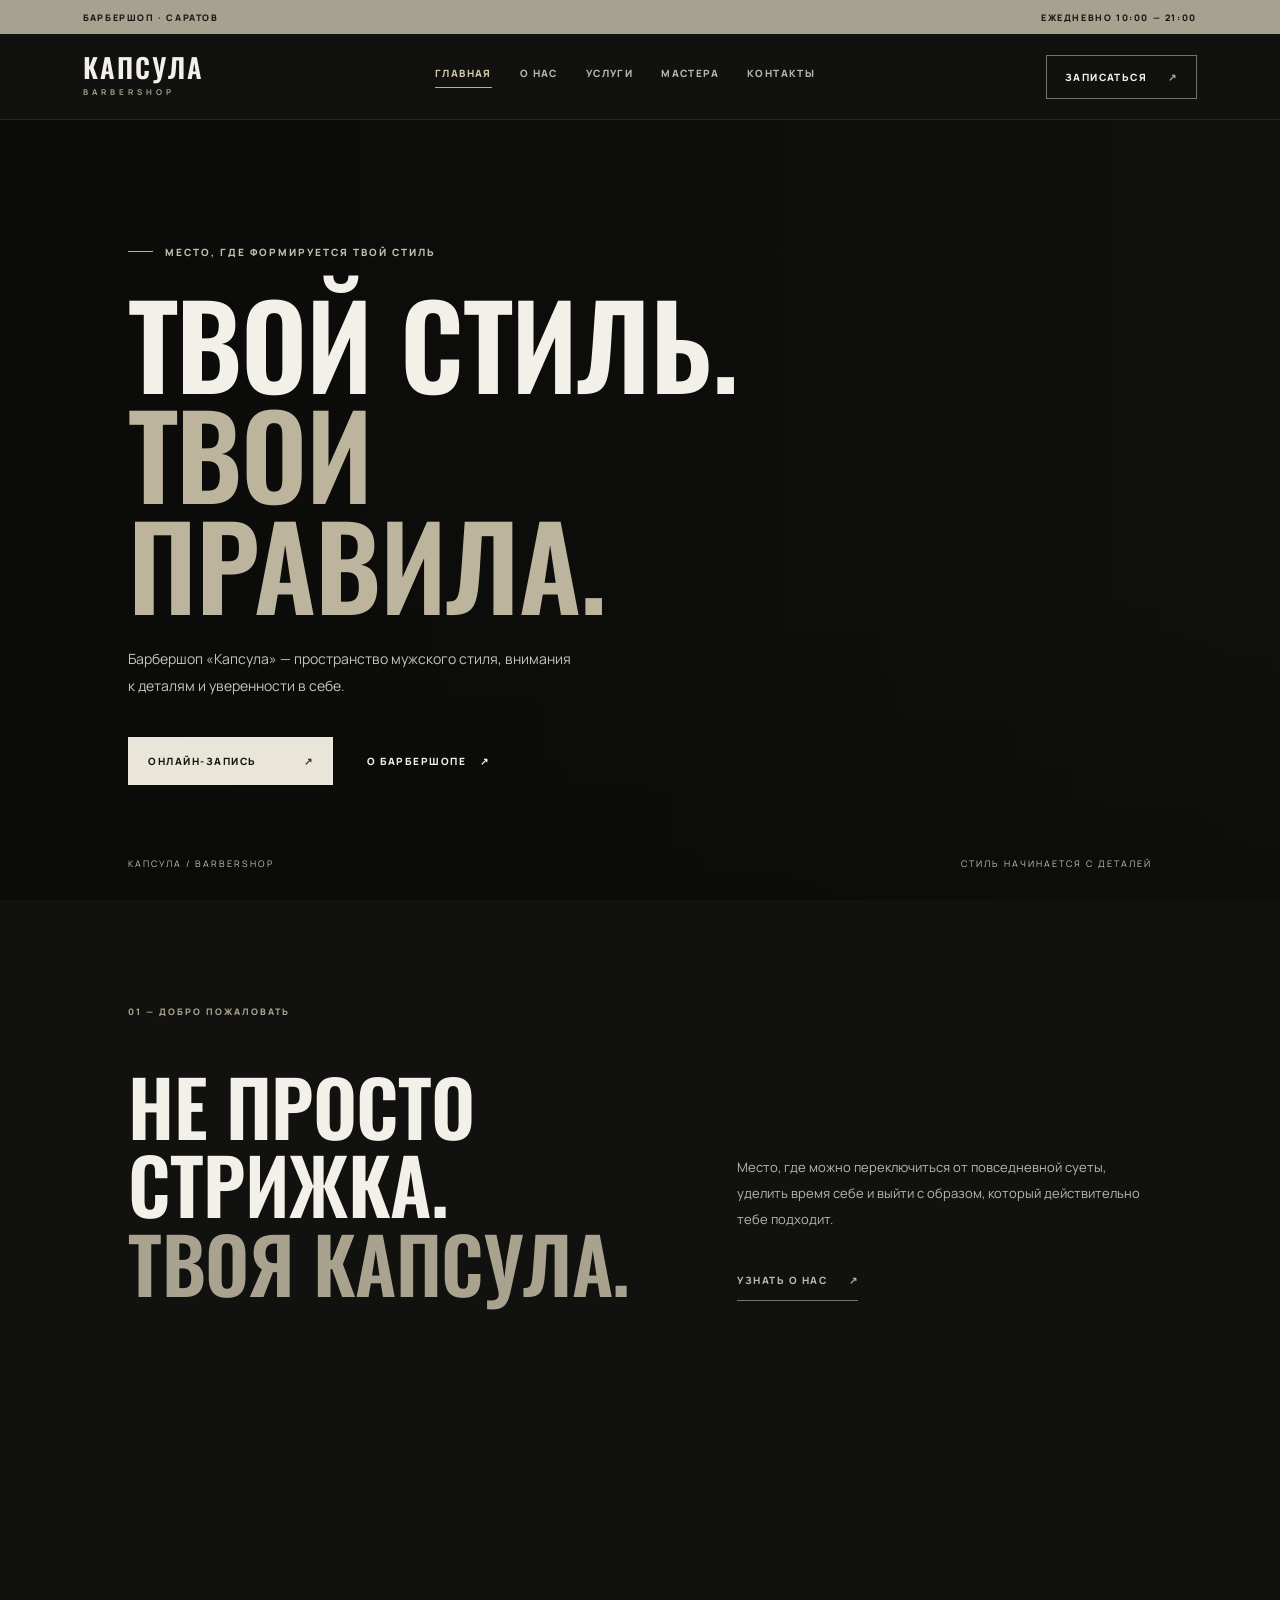
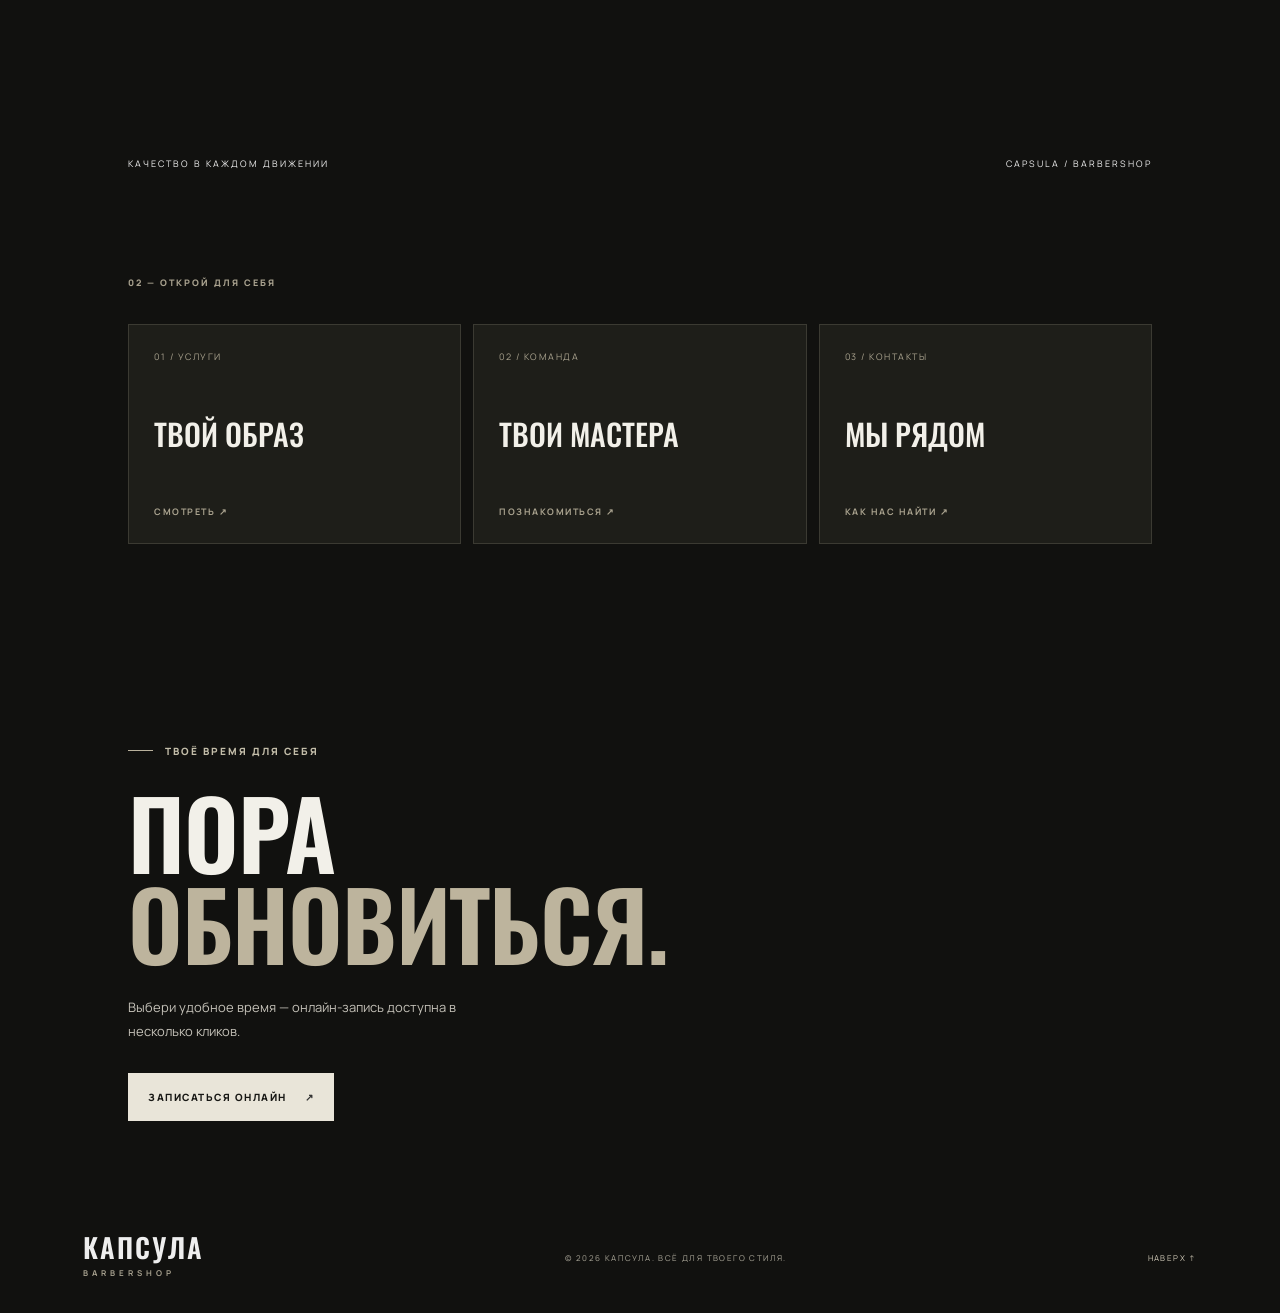
<file: index.html>
<!DOCTYPE html>
<html lang="ru"><head>
<meta charset="UTF-8"><meta name="viewport" content="width=device-width, initial-scale=1.0">
<meta name="theme-color" content="#11110f">
<title>Главная — КАПСУЛА</title>
<link rel="preconnect" href="https://fonts.googleapis.com"><link rel="preconnect" href="https://fonts.gstatic.com" crossorigin>
<link href="https://fonts.googleapis.com/css2?family=Manrope:wght@400;500;600;700;800&family=Oswald:wght@400;500;600;700&display=swap" rel="stylesheet">
<link rel="stylesheet" href="style.css"></head><body>
<div class="topline"><span>БАРБЕРШОП · САРАТОВ</span><span>ЕЖЕДНЕВНО 10:00 — 21:00</span></div>
<header class="header"><a class="logo" href="index.html">КАПСУЛА<span>BARBERSHOP</span></a>
<button class="menu-toggle" aria-label="Открыть меню" aria-expanded="false">☰</button>
<nav class="nav"><a href="index.html" class="active">ГЛАВНАЯ</a><a href="about.html" class="">О НАС</a><a href="services.html" class="">УСЛУГИ</a><a href="team.html" class="">МАСТЕРА</a><a href="contacts.html" class="">КОНТАКТЫ</a></nav>
<a class="header-book" href="https://n377686.yclients.com/company/359553/personal/select-master?o=" target="_blank" rel="noopener">ЗАПИСАТЬСЯ <span>↗</span></a></header>
<main>
<section class="hero" id="top"><div class="hero-image"></div><div class="hero-shade"></div><div class="hero-content">
<p class="eyebrow"><i></i> МЕСТО, ГДЕ ФОРМИРУЕТСЯ ТВОЙ СТИЛЬ</p>
<h1>ТВОЙ СТИЛЬ.<br><em>ТВОИ ПРАВИЛА.</em></h1>
<p class="hero-copy">Барбершоп «Капсула» — пространство мужского стиля, внимания к деталям и уверенности в себе.</p>
<div class="hero-actions"><a class="button button-light" href="https://n377686.yclients.com/company/359553/personal/select-master?o=" target="_blank">ОНЛАЙН-ЗАПИСЬ <span>↗</span></a><a class="text-link" href="about.html">О БАРБЕРШОПЕ <span>↗</span></a></div>
</div><div class="hero-note"><span>КАПСУЛА / BARBERSHOP</span><span>СТИЛЬ НАЧИНАЕТСЯ С ДЕТАЛЕЙ</span></div></section>
<section class="intro section"><div class="section-kicker">01 — ДОБРО ПОЖАЛОВАТЬ</div><div class="intro-grid"><h2>НЕ ПРОСТО<br>СТРИЖКА.<br><span>ТВОЯ КАПСУЛА.</span></h2><div class="intro-text"><p>Место, где можно переключиться от повседневной суеты, уделить время себе и выйти с образом, который действительно тебе подходит.</p><a class="under-link" href="about.html">УЗНАТЬ О НАС <span>↗</span></a></div></div></section>
<section class="visual-band"><div class="visual-photo"></div><div class="visual-caption"><span>КАЧЕСТВО В КАЖДОМ ДВИЖЕНИИ</span><span>CAPSULA / BARBERSHOP</span></div></section>
<section class="home-links section"><div class="section-kicker">02 — ОТКРОЙ ДЛЯ СЕБЯ</div><div class="link-cards">
<a href="services.html"><span>01 / УСЛУГИ</span><h2>ТВОЙ ОБРАЗ</h2><b>СМОТРЕТЬ ↗</b></a>
<a href="team.html"><span>02 / КОМАНДА</span><h2>ТВОИ МАСТЕРА</h2><b>ПОЗНАКОМИТЬСЯ ↗</b></a>
<a href="contacts.html"><span>03 / КОНТАКТЫ</span><h2>МЫ РЯДОМ</h2><b>КАК НАС НАЙТИ ↗</b></a></div></section>
<section class="booking"><div class="booking-bg"></div><div class="booking-content"><p class="eyebrow"><i></i> ТВОЁ ВРЕМЯ ДЛЯ СЕБЯ</p><h2>ПОРА<br><em>ОБНОВИТЬСЯ.</em></h2><p>Выбери удобное время — онлайн-запись доступна в несколько кликов.</p><a class="button button-light" href="https://n377686.yclients.com/company/359553/personal/select-master?o=" target="_blank">ЗАПИСАТЬСЯ ОНЛАЙН <span>↗</span></a></div></section></main>
<footer class="footer"><a class="logo" href="index.html">КАПСУЛА<span>BARBERSHOP</span></a><span>© 2026 КАПСУЛА. ВСЁ ДЛЯ ТВОЕГО СТИЛЯ.</span><a href="#top" onclick="window.scrollTo({top:0,behavior:'smooth'});return false">НАВЕРХ ↑</a></footer>
<script src="script.js"></script></body></html>
</file>
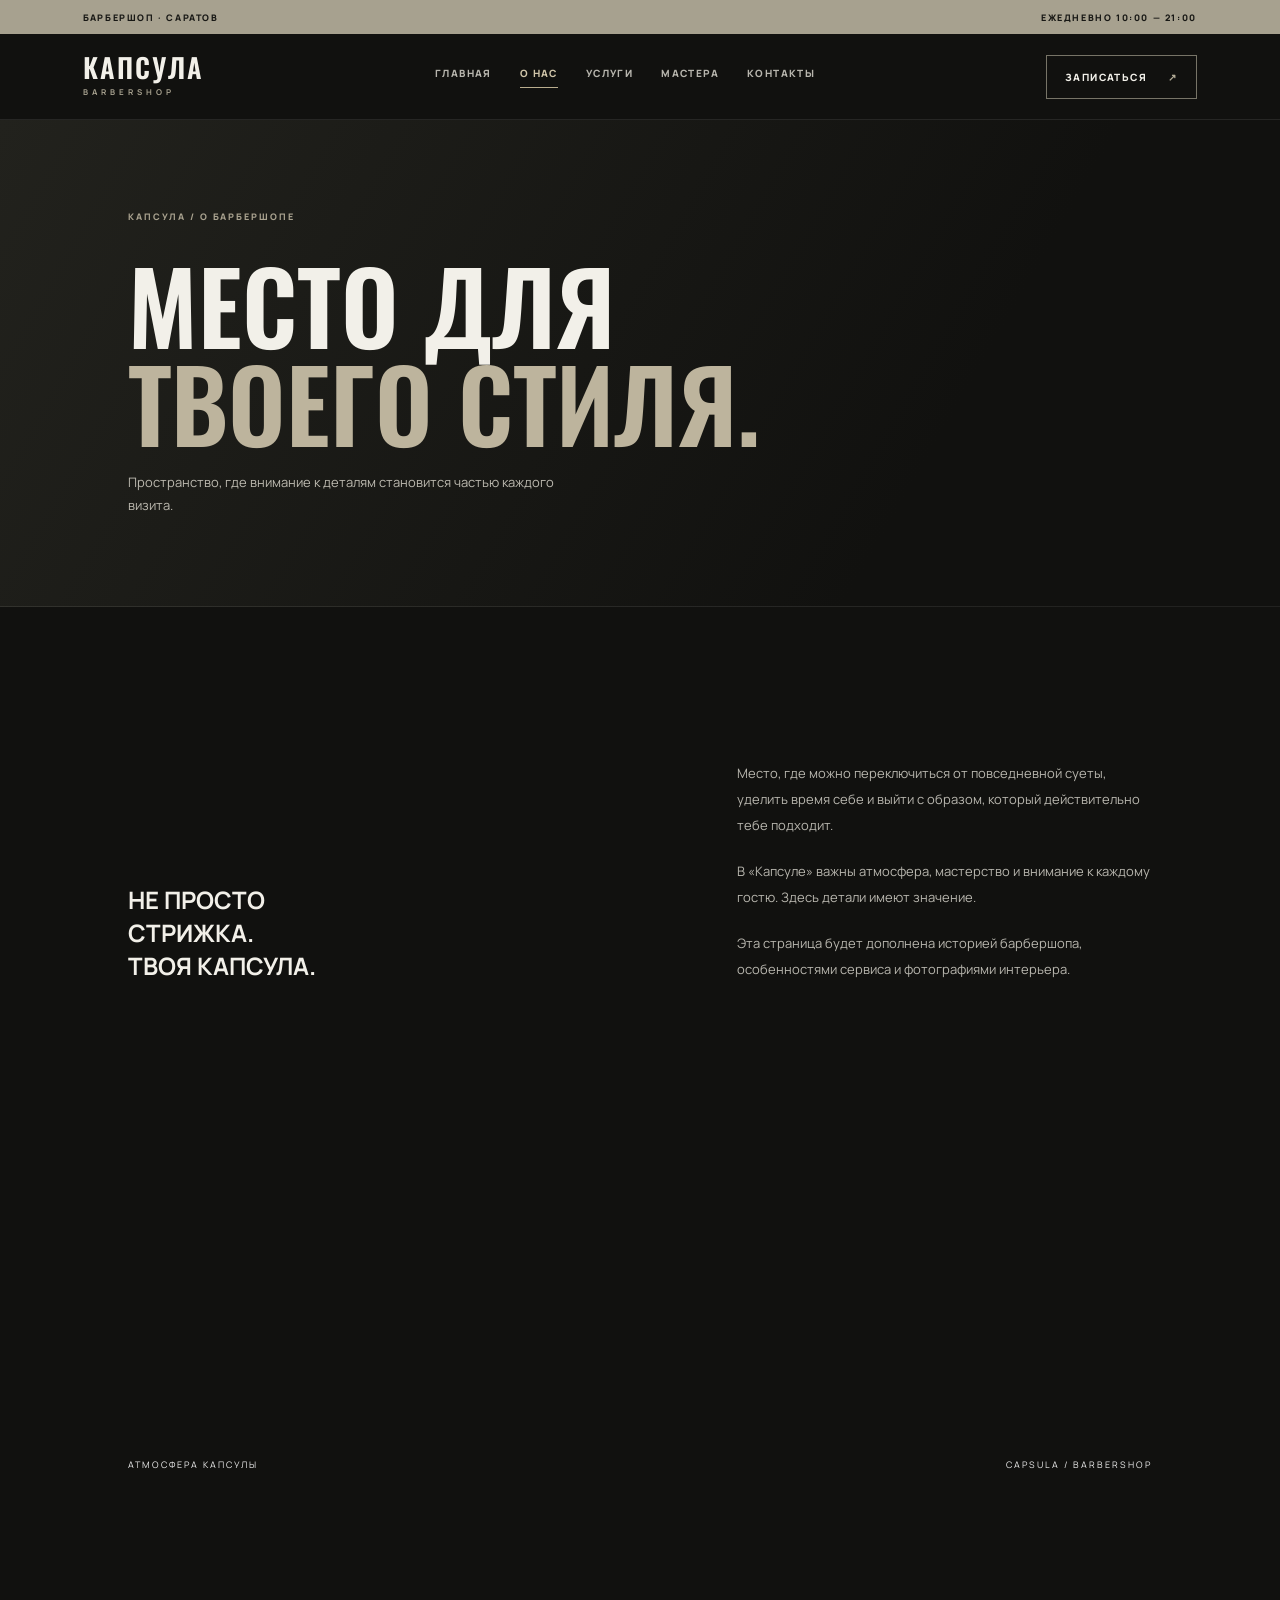
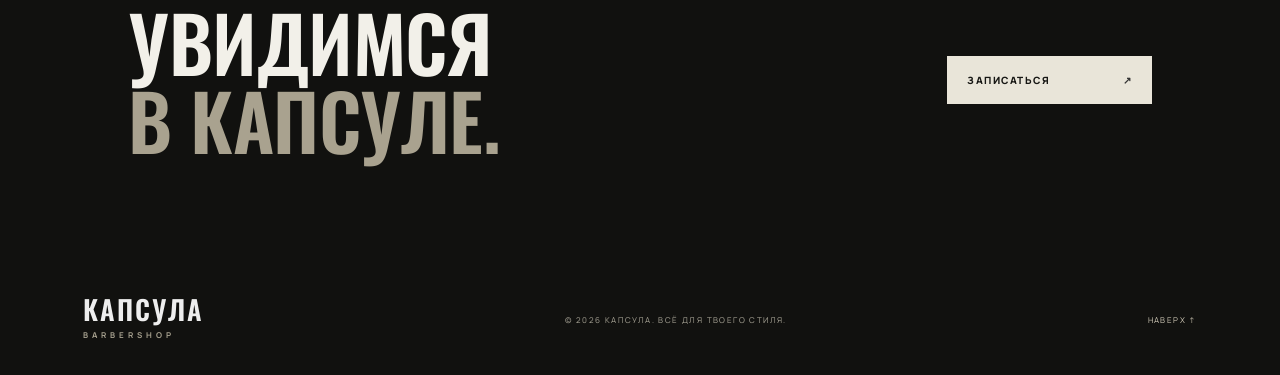
<file: about.html>
<!DOCTYPE html>
<html lang="ru"><head>
<meta charset="UTF-8"><meta name="viewport" content="width=device-width, initial-scale=1.0">
<meta name="theme-color" content="#11110f">
<title>О барбершопе — КАПСУЛА</title>
<link rel="preconnect" href="https://fonts.googleapis.com"><link rel="preconnect" href="https://fonts.gstatic.com" crossorigin>
<link href="https://fonts.googleapis.com/css2?family=Manrope:wght@400;500;600;700;800&family=Oswald:wght@400;500;600;700&display=swap" rel="stylesheet">
<link rel="stylesheet" href="style.css"></head><body>
<div class="topline"><span>БАРБЕРШОП · САРАТОВ</span><span>ЕЖЕДНЕВНО 10:00 — 21:00</span></div>
<header class="header"><a class="logo" href="index.html">КАПСУЛА<span>BARBERSHOP</span></a>
<button class="menu-toggle" aria-label="Открыть меню" aria-expanded="false">☰</button>
<nav class="nav"><a href="index.html" class="">ГЛАВНАЯ</a><a href="about.html" class="active">О НАС</a><a href="services.html" class="">УСЛУГИ</a><a href="team.html" class="">МАСТЕРА</a><a href="contacts.html" class="">КОНТАКТЫ</a></nav>
<a class="header-book" href="https://n377686.yclients.com/company/359553/personal/select-master?o=" target="_blank" rel="noopener">ЗАПИСАТЬСЯ <span>↗</span></a></header>
<main>
<section class="page-hero"><div class="section-kicker">КАПСУЛА / О БАРБЕРШОПЕ</div><h1>МЕСТО ДЛЯ<br><em>ТВОЕГО СТИЛЯ.</em></h1><p>Пространство, где внимание к деталям становится частью каждого визита.</p></section>
<section class="section"><div class="intro-grid"><h2>НЕ ПРОСТО<br>СТРИЖКА.<br><span>ТВОЯ КАПСУЛА.</span></h2><div class="intro-text"><p>Место, где можно переключиться от повседневной суеты, уделить время себе и выйти с образом, который действительно тебе подходит.</p><p>В «Капсуле» важны атмосфера, мастерство и внимание к каждому гостю. Здесь детали имеют значение.</p><p>Эта страница будет дополнена историей барбершопа, особенностями сервиса и фотографиями интерьера.</p></div></div></section>
<section class="visual-band"><div class="visual-photo"></div><div class="visual-caption"><span>АТМОСФЕРА КАПСУЛЫ</span><span>CAPSULA / BARBERSHOP</span></div></section>
<section class="section"><div class="center-cta"><h2>УВИДИМСЯ<br><span>В КАПСУЛЕ.</span></h2><a class="button button-light" href="https://n377686.yclients.com/company/359553/personal/select-master?o=" target="_blank">ЗАПИСАТЬСЯ <span>↗</span></a></div></section>
</main>
<footer class="footer"><a class="logo" href="index.html">КАПСУЛА<span>BARBERSHOP</span></a><span>© 2026 КАПСУЛА. ВСЁ ДЛЯ ТВОЕГО СТИЛЯ.</span><a href="#top" onclick="window.scrollTo({top:0,behavior:'smooth'});return false">НАВЕРХ ↑</a></footer>
<script src="script.js"></script></body></html>
</file>
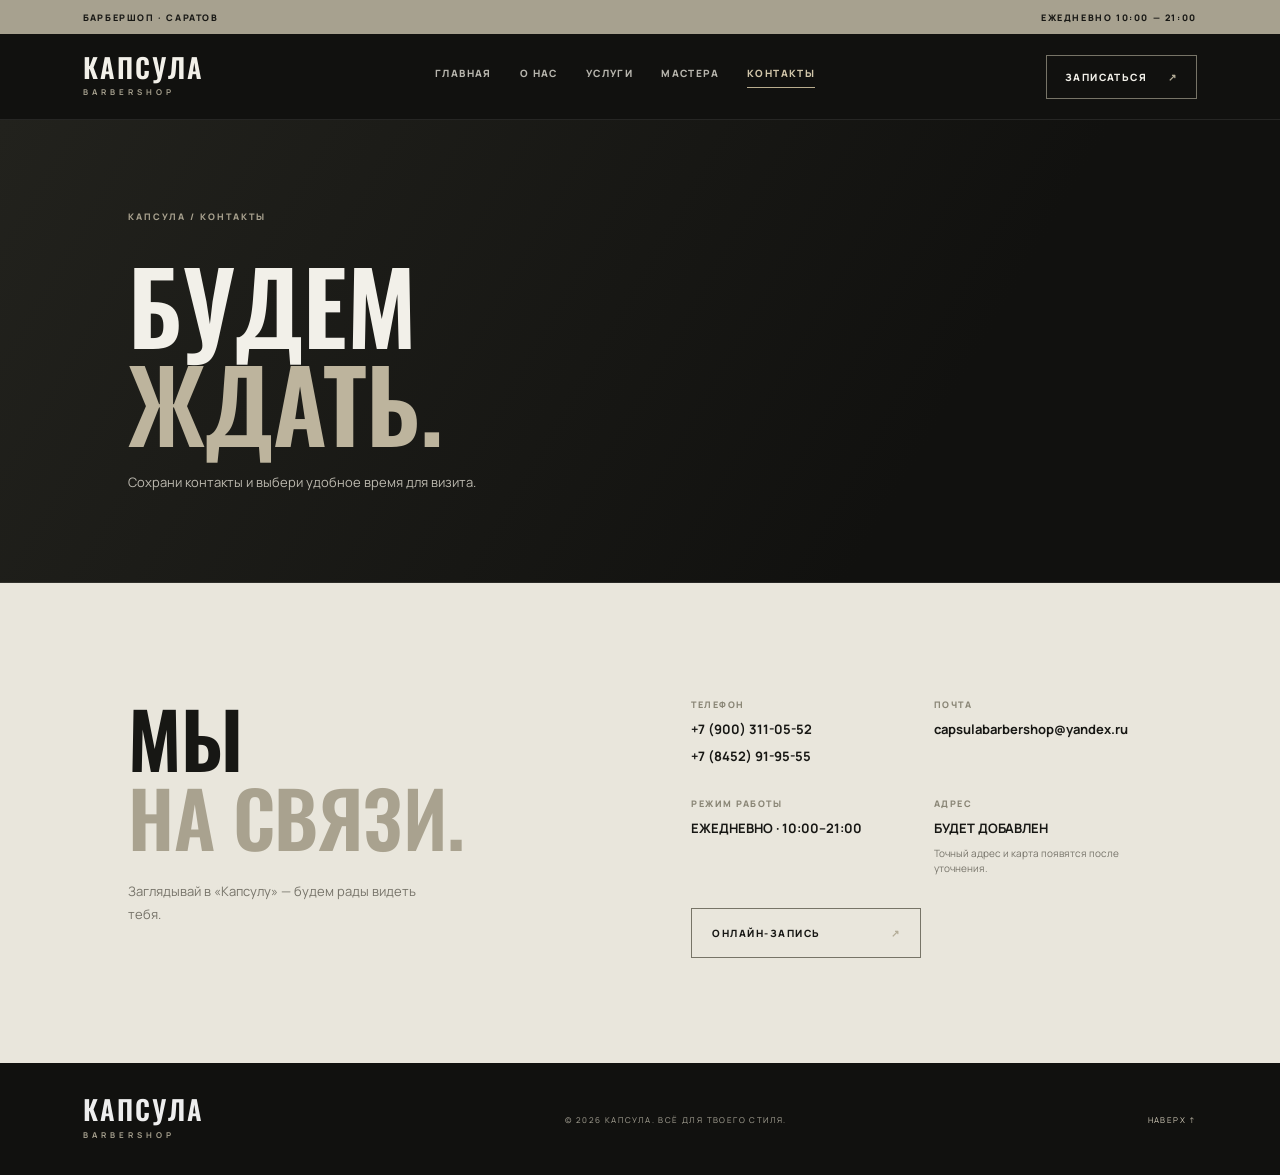
<file: contacts.html>
<!DOCTYPE html>
<html lang="ru"><head>
<meta charset="UTF-8"><meta name="viewport" content="width=device-width, initial-scale=1.0">
<meta name="theme-color" content="#11110f">
<title>Контакты — КАПСУЛА</title>
<link rel="preconnect" href="https://fonts.googleapis.com"><link rel="preconnect" href="https://fonts.gstatic.com" crossorigin>
<link href="https://fonts.googleapis.com/css2?family=Manrope:wght@400;500;600;700;800&family=Oswald:wght@400;500;600;700&display=swap" rel="stylesheet">
<link rel="stylesheet" href="style.css"></head><body>
<div class="topline"><span>БАРБЕРШОП · САРАТОВ</span><span>ЕЖЕДНЕВНО 10:00 — 21:00</span></div>
<header class="header"><a class="logo" href="index.html">КАПСУЛА<span>BARBERSHOP</span></a>
<button class="menu-toggle" aria-label="Открыть меню" aria-expanded="false">☰</button>
<nav class="nav"><a href="index.html" class="">ГЛАВНАЯ</a><a href="about.html" class="">О НАС</a><a href="services.html" class="">УСЛУГИ</a><a href="team.html" class="">МАСТЕРА</a><a href="contacts.html" class="active">КОНТАКТЫ</a></nav>
<a class="header-book" href="https://n377686.yclients.com/company/359553/personal/select-master?o=" target="_blank" rel="noopener">ЗАПИСАТЬСЯ <span>↗</span></a></header>
<main>
<section class="page-hero"><div class="section-kicker">КАПСУЛА / КОНТАКТЫ</div><h1>БУДЕМ<br><em>ЖДАТЬ.</em></h1><p>Сохрани контакты и выбери удобное время для визита.</p></section>
<section class="contacts section"><div class="contacts-grid"><div><h2>МЫ<br><span>НА СВЯЗИ.</span></h2><p class="contact-lead">Заглядывай в «Капсулу» — будем рады видеть тебя.</p></div><div class="contact-details">
<div class="contact-item"><span>ТЕЛЕФОН</span><a href="tel:+79003110552">+7 (900) 311-05-52</a><a href="tel:+78452919555">+7 (8452) 91-95-55</a></div>
<div class="contact-item"><span>ПОЧТА</span><a href="mailto:capsulabarbershop@yandex.ru">capsulabarbershop@yandex.ru</a></div>
<div class="contact-item"><span>РЕЖИМ РАБОТЫ</span><strong>ЕЖЕДНЕВНО · 10:00–21:00</strong></div>
<div class="contact-item"><span>АДРЕС</span><strong>БУДЕТ ДОБАВЛЕН</strong><small>Точный адрес и карта появятся после уточнения.</small></div>
<a class="button button-outline contact-button" href="https://n377686.yclients.com/company/359553/personal/select-master?o=" target="_blank">ОНЛАЙН-ЗАПИСЬ <span>↗</span></a></div></div></section></main>
<footer class="footer"><a class="logo" href="index.html">КАПСУЛА<span>BARBERSHOP</span></a><span>© 2026 КАПСУЛА. ВСЁ ДЛЯ ТВОЕГО СТИЛЯ.</span><a href="#top" onclick="window.scrollTo({top:0,behavior:'smooth'});return false">НАВЕРХ ↑</a></footer>
<script src="script.js"></script></body></html>
</file>
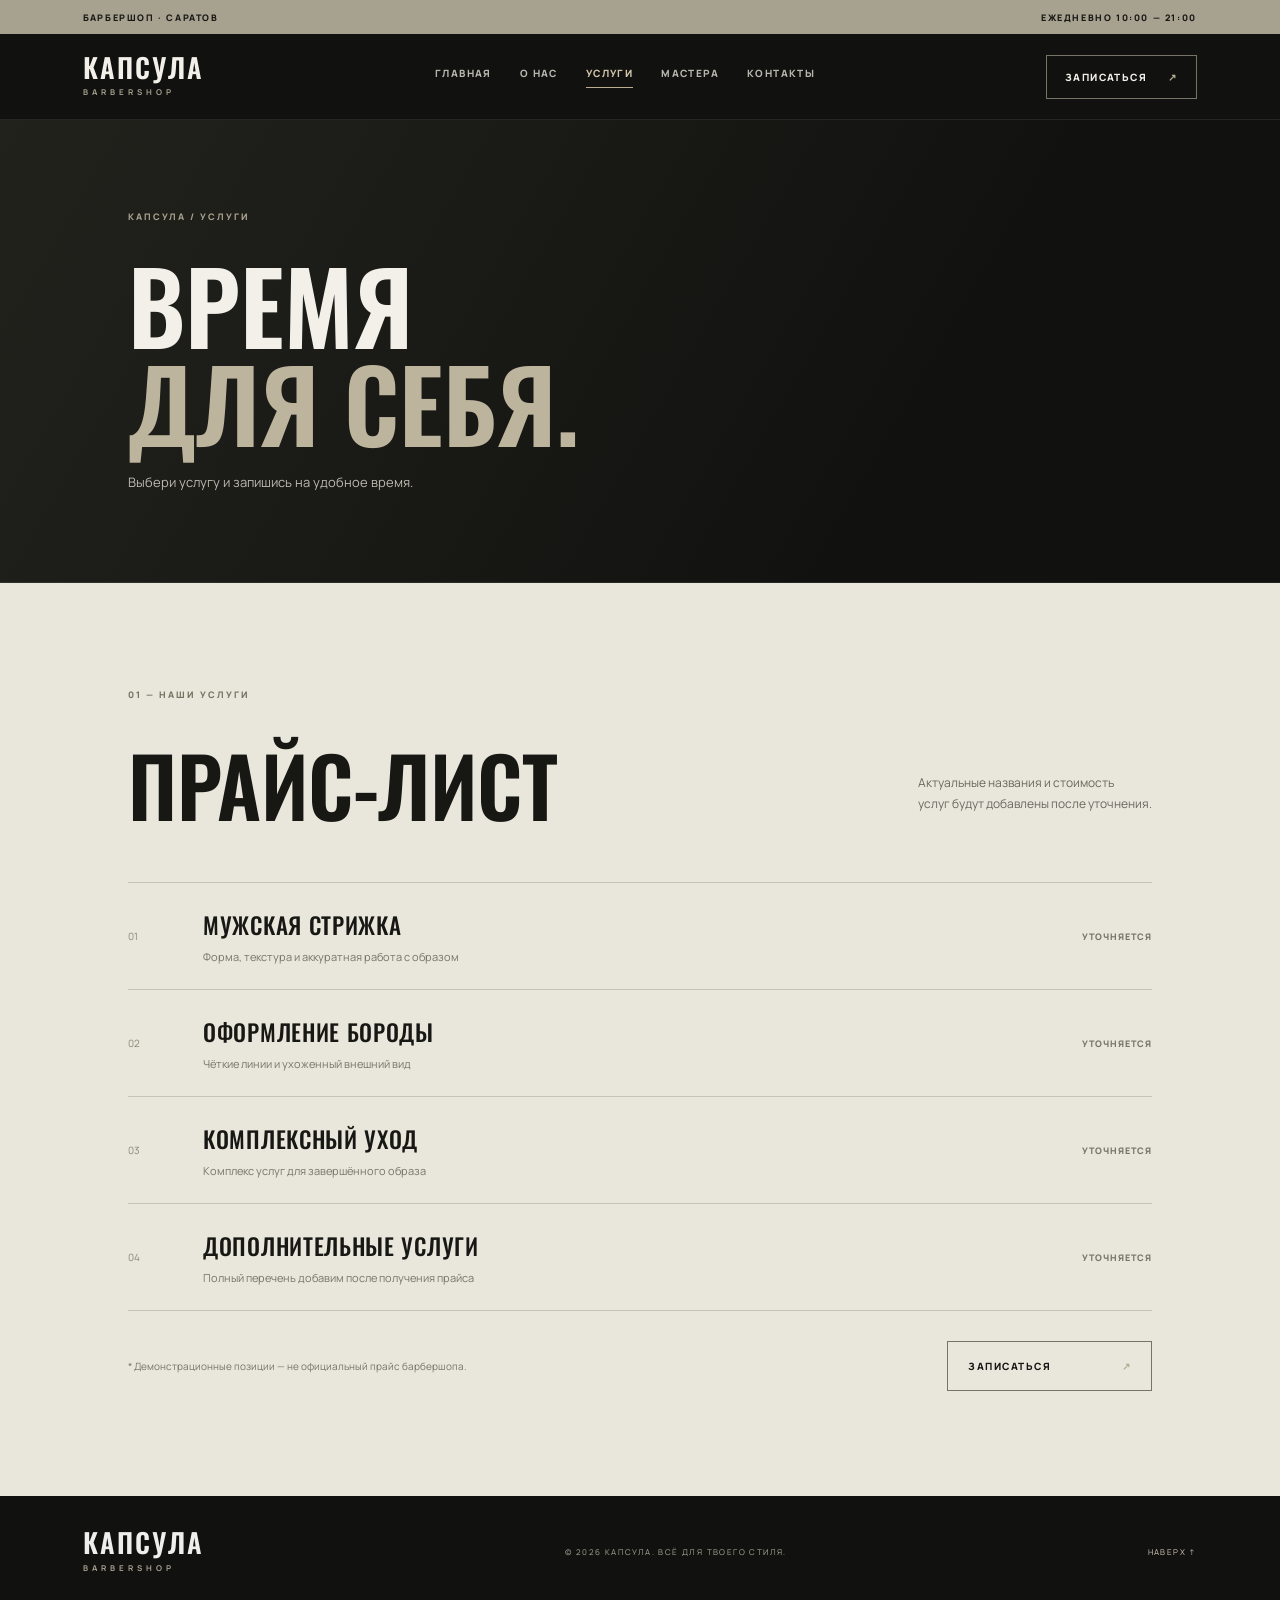
<file: services.html>
<!DOCTYPE html>
<html lang="ru"><head>
<meta charset="UTF-8"><meta name="viewport" content="width=device-width, initial-scale=1.0">
<meta name="theme-color" content="#11110f">
<title>Услуги — КАПСУЛА</title>
<link rel="preconnect" href="https://fonts.googleapis.com"><link rel="preconnect" href="https://fonts.gstatic.com" crossorigin>
<link href="https://fonts.googleapis.com/css2?family=Manrope:wght@400;500;600;700;800&family=Oswald:wght@400;500;600;700&display=swap" rel="stylesheet">
<link rel="stylesheet" href="style.css"></head><body>
<div class="topline"><span>БАРБЕРШОП · САРАТОВ</span><span>ЕЖЕДНЕВНО 10:00 — 21:00</span></div>
<header class="header"><a class="logo" href="index.html">КАПСУЛА<span>BARBERSHOP</span></a>
<button class="menu-toggle" aria-label="Открыть меню" aria-expanded="false">☰</button>
<nav class="nav"><a href="index.html" class="">ГЛАВНАЯ</a><a href="about.html" class="">О НАС</a><a href="services.html" class="active">УСЛУГИ</a><a href="team.html" class="">МАСТЕРА</a><a href="contacts.html" class="">КОНТАКТЫ</a></nav>
<a class="header-book" href="https://n377686.yclients.com/company/359553/personal/select-master?o=" target="_blank" rel="noopener">ЗАПИСАТЬСЯ <span>↗</span></a></header>
<main>
<section class="page-hero"><div class="section-kicker">КАПСУЛА / УСЛУГИ</div><h1>ВРЕМЯ<br><em>ДЛЯ СЕБЯ.</em></h1><p>Выбери услугу и запишись на удобное время.</p></section>
<section class="services section"><div class="section-kicker">01 — НАШИ УСЛУГИ</div><div class="section-heading"><h2>ПРАЙС-ЛИСТ</h2><p>Актуальные названия и стоимость<br>услуг будут добавлены после уточнения.</p></div>
<div class="service-list">
<div class="service-row"><span class="service-num">01</span><div><h3>МУЖСКАЯ СТРИЖКА</h3><p>Форма, текстура и аккуратная работа с образом</p></div><span class="service-price">УТОЧНЯЕТСЯ</span></div>
<div class="service-row"><span class="service-num">02</span><div><h3>ОФОРМЛЕНИЕ БОРОДЫ</h3><p>Чёткие линии и ухоженный внешний вид</p></div><span class="service-price">УТОЧНЯЕТСЯ</span></div>
<div class="service-row"><span class="service-num">03</span><div><h3>КОМПЛЕКСНЫЙ УХОД</h3><p>Комплекс услуг для завершённого образа</p></div><span class="service-price">УТОЧНЯЕТСЯ</span></div>
<div class="service-row"><span class="service-num">04</span><div><h3>ДОПОЛНИТЕЛЬНЫЕ УСЛУГИ</h3><p>Полный перечень добавим после получения прайса</p></div><span class="service-price">УТОЧНЯЕТСЯ</span></div>
</div><div class="services-bottom"><span>* Демонстрационные позиции — не официальный прайс барбершопа.</span><a class="button button-outline" href="https://n377686.yclients.com/company/359553/personal/select-master?o=" target="_blank">ЗАПИСАТЬСЯ <span>↗</span></a></div></section></main>
<footer class="footer"><a class="logo" href="index.html">КАПСУЛА<span>BARBERSHOP</span></a><span>© 2026 КАПСУЛА. ВСЁ ДЛЯ ТВОЕГО СТИЛЯ.</span><a href="#top" onclick="window.scrollTo({top:0,behavior:'smooth'});return false">НАВЕРХ ↑</a></footer>
<script src="script.js"></script></body></html>
</file>
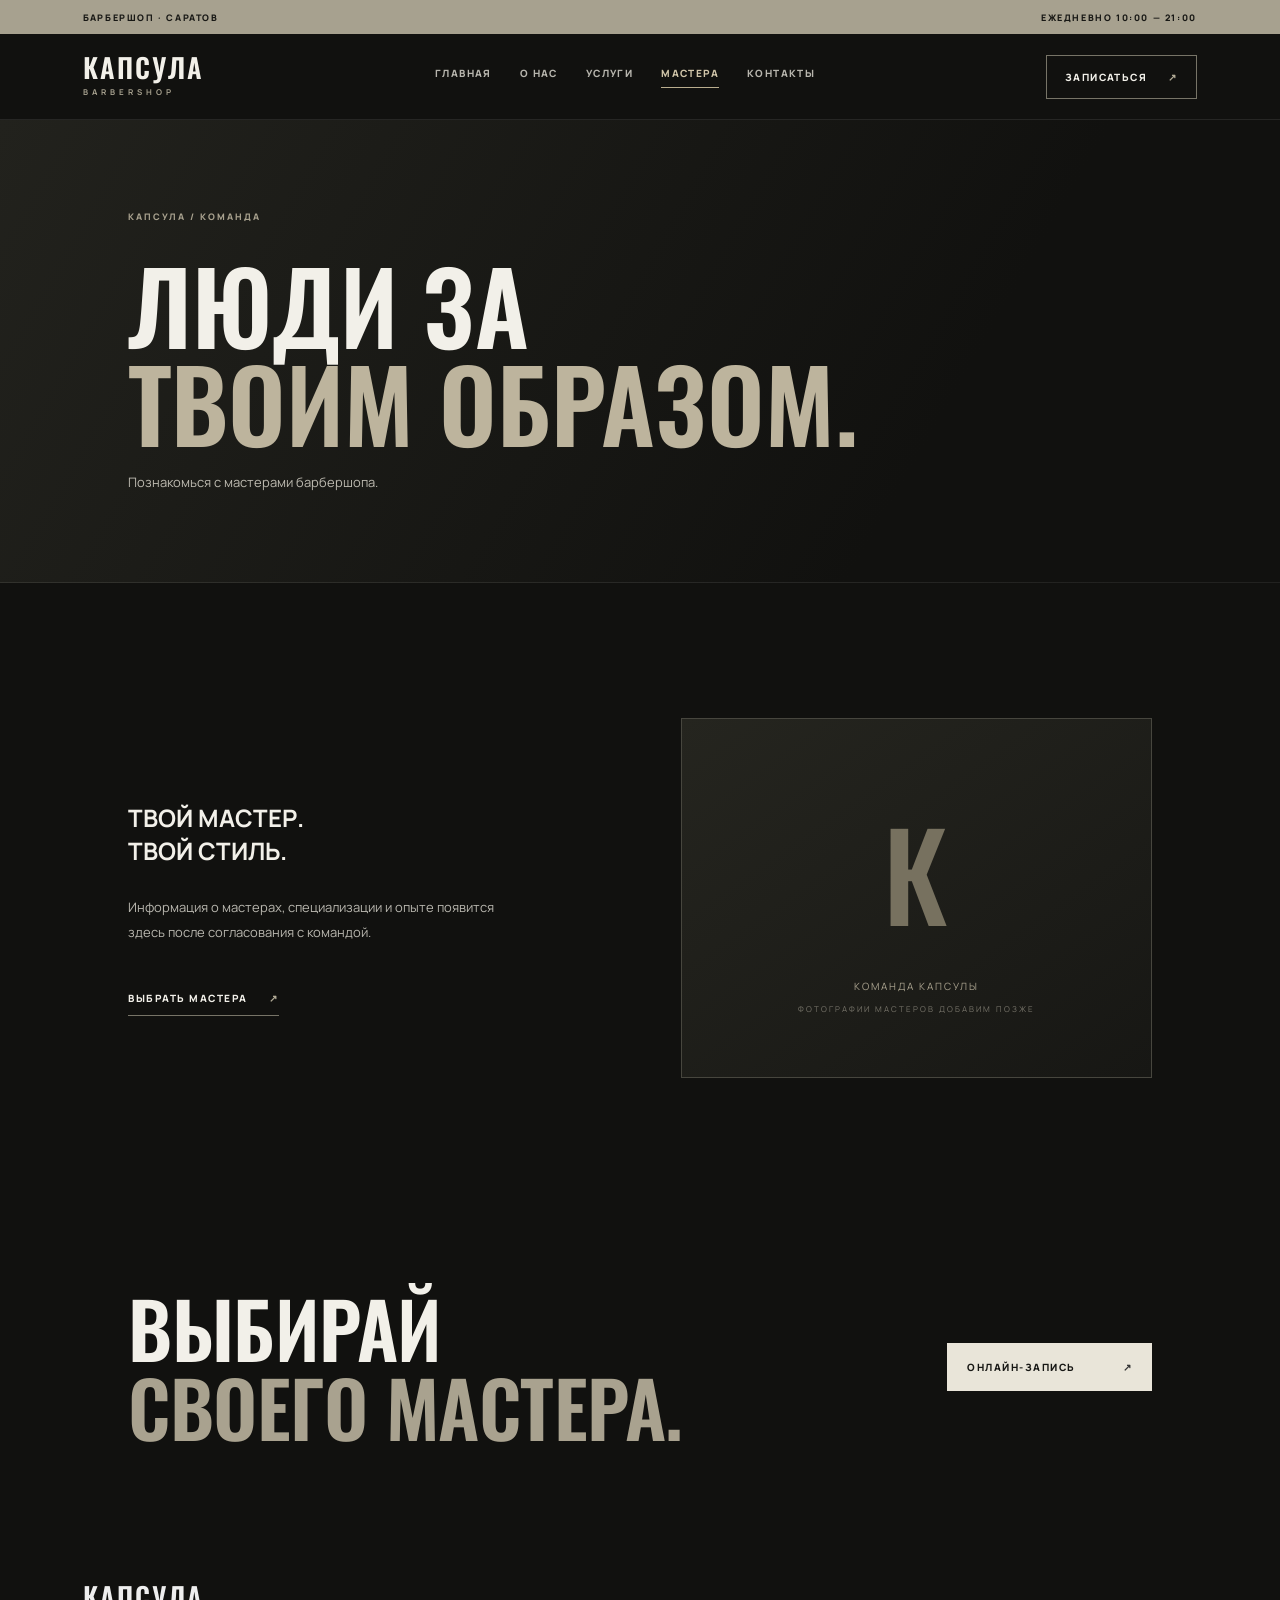
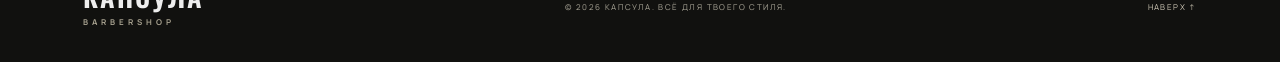
<file: team.html>
<!DOCTYPE html>
<html lang="ru"><head>
<meta charset="UTF-8"><meta name="viewport" content="width=device-width, initial-scale=1.0">
<meta name="theme-color" content="#11110f">
<title>Мастера — КАПСУЛА</title>
<link rel="preconnect" href="https://fonts.googleapis.com"><link rel="preconnect" href="https://fonts.gstatic.com" crossorigin>
<link href="https://fonts.googleapis.com/css2?family=Manrope:wght@400;500;600;700;800&family=Oswald:wght@400;500;600;700&display=swap" rel="stylesheet">
<link rel="stylesheet" href="style.css"></head><body>
<div class="topline"><span>БАРБЕРШОП · САРАТОВ</span><span>ЕЖЕДНЕВНО 10:00 — 21:00</span></div>
<header class="header"><a class="logo" href="index.html">КАПСУЛА<span>BARBERSHOP</span></a>
<button class="menu-toggle" aria-label="Открыть меню" aria-expanded="false">☰</button>
<nav class="nav"><a href="index.html" class="">ГЛАВНАЯ</a><a href="about.html" class="">О НАС</a><a href="services.html" class="">УСЛУГИ</a><a href="team.html" class="active">МАСТЕРА</a><a href="contacts.html" class="">КОНТАКТЫ</a></nav>
<a class="header-book" href="https://n377686.yclients.com/company/359553/personal/select-master?o=" target="_blank" rel="noopener">ЗАПИСАТЬСЯ <span>↗</span></a></header>
<main>
<section class="page-hero"><div class="section-kicker">КАПСУЛА / КОМАНДА</div><h1>ЛЮДИ ЗА<br><em>ТВОИМ ОБРАЗОМ.</em></h1><p>Познакомься с мастерами барбершопа.</p></section>
<section class="section"><div class="team-grid"><div><h2>ТВОЙ МАСТЕР.<br><span>ТВОЙ СТИЛЬ.</span></h2><p>Информация о мастерах, специализации и опыте появится здесь после согласования с командой.</p><a class="under-link" href="https://n377686.yclients.com/company/359553/personal/select-master?o=" target="_blank">ВЫБРАТЬ МАСТЕРА <span>↗</span></a></div><div class="team-placeholder"><div class="placeholder-mark">К</div><span>КОМАНДА КАПСУЛЫ</span><small>ФОТОГРАФИИ МАСТЕРОВ ДОБАВИМ ПОЗЖЕ</small></div></div></section>
<section class="section"><div class="center-cta"><h2>ВЫБИРАЙ<br><span>СВОЕГО МАСТЕРА.</span></h2><a class="button button-light" href="https://n377686.yclients.com/company/359553/personal/select-master?o=" target="_blank">ОНЛАЙН-ЗАПИСЬ <span>↗</span></a></div></section></main>
<footer class="footer"><a class="logo" href="index.html">КАПСУЛА<span>BARBERSHOP</span></a><span>© 2026 КАПСУЛА. ВСЁ ДЛЯ ТВОЕГО СТИЛЯ.</span><a href="#top" onclick="window.scrollTo({top:0,behavior:'smooth'});return false">НАВЕРХ ↑</a></footer>
<script src="script.js"></script></body></html>
</file>
<file: style.css>
*{box-sizing:border-box}html{scroll-behavior:smooth}body{margin:0;background:#11110f;color:#f2f0e9;font-family:Manrope,Arial,sans-serif}a{color:inherit;text-decoration:none}.topline{height:34px;padding:0 6.5%;display:flex;justify-content:space-between;align-items:center;background:#a7a18f;color:#171714;font-size:9px;font-weight:800;letter-spacing:1.6px}.header{height:86px;padding:0 6.5%;display:flex;align-items:center;justify-content:space-between;background:#11110f;position:relative;z-index:5;border-bottom:1px solid #ffffff16}.logo{font-family:Oswald,sans-serif;font-size:27px;line-height:.85;letter-spacing:2px;font-weight:600}.logo span{display:block;font:700 8px Manrope,sans-serif;letter-spacing:4px;margin-top:8px;color:#a7a18f}.nav{display:flex;gap:28px}.nav a,.header-book{font-size:10px;font-weight:800;letter-spacing:1.4px}.nav a{color:#b7b5ad;transition:.2s}.nav a:hover,.nav a.active{color:#d0c5a9}.nav a.active:after{content:"";display:block;height:1px;background:#b9ad8e;margin-top:7px}.header-book{border:1px solid #777467;padding:14px 18px}.header-book span,.button span,.under-link span{margin-left:18px;color:#b4ad98}.menu-toggle{display:none;background:none;border:0;color:#fff;font-size:24px;cursor:pointer}.hero{min-height:650px;height:calc(100vh - 120px);max-height:850px;position:relative;display:flex;align-items:center;padding:0 10%;overflow:hidden}.hero-image,.hero-shade,.visual-photo,.booking-bg{position:absolute;inset:0}.hero-image{background-image:url('https://images.unsplash.com/photo-1503936383423-7c5d2b7b9a4f?auto=format&fit=crop&w=2200&q=85');background-size:cover;background-position:center 42%;filter:grayscale(100%)}.hero-shade{background:linear-gradient(90deg,rgba(10,10,9,.92),rgba(10,10,9,.62) 48%,rgba(10,10,9,.12)),linear-gradient(0deg,rgba(10,10,9,.5),transparent 40%)}.hero-content{position:relative;z-index:1;max-width:720px}.eyebrow{font-size:10px;letter-spacing:2px;font-weight:800;color:#c3bda9;display:flex;align-items:center;gap:12px}.eyebrow i{display:inline-block;width:25px;height:1px;background:#b9b19c}.hero h1,.booking h2{font:600 clamp(60px,9vw,116px)/.96 Oswald,sans-serif;letter-spacing:-1px;margin:28px 0}.hero h1 em,.booking h2 em,.page-hero h1 em{font-style:normal;color:#bdb49d}.hero-copy{font-size:14px;line-height:1.9;color:#c6c4bc;max-width:450px}.hero-actions{display:flex;align-items:center;gap:34px;margin-top:38px}.button{display:inline-flex;align-items:center;justify-content:space-between;padding:17px 20px;font-size:10px;font-weight:800;letter-spacing:1.5px;min-width:205px}.button-light{background:#e9e5d9;color:#171714}.button-light span{color:#333}.text-link,.under-link{font-size:10px;font-weight:800;letter-spacing:1.5px}.text-link span{margin-left:10px}.hero-note{position:absolute;bottom:30px;left:10%;right:10%;display:flex;justify-content:space-between;color:#c4c0b4;font-size:9px;letter-spacing:2px}.section{padding:105px 10%}.section-kicker{font-size:9px;font-weight:800;letter-spacing:2px;color:#a9a28f}.intro-grid{display:grid;grid-template-columns:1.1fr .9fr;gap:10%;align-items:end;margin-top:48px}.intro h2,.section-heading h2,.team h2,.contacts h2,.center-cta h2{font:600 clamp(48px,6vw,78px)/1.02 Oswald,sans-serif;margin:0;letter-spacing:-.5px}.intro h2 span,.team h2 span,.contacts h2 span,.center-cta h2 span{color:#a9a28f}.intro-text{max-width:440px;color:#b8b6ae;font-size:13px;line-height:2}.intro-text p{margin:0 0 20px}.under-link{display:inline-block;margin-top:18px;padding-bottom:10px;border-bottom:1px solid #777467}.visual-band{height:390px;position:relative;overflow:hidden}.visual-photo{background:url('https://images.unsplash.com/photo-1621605815971-fbc98d665033?auto=format&fit=crop&w=2000&q=85') center 48%/cover;filter:grayscale(100%);opacity:.8}.visual-band:after{content:"";position:absolute;inset:0;background:linear-gradient(0deg,#11110f8c,transparent 60%)}.visual-caption{position:absolute;z-index:1;bottom:26px;left:10%;right:10%;display:flex;justify-content:space-between;font-size:9px;letter-spacing:2px;color:#eee}.services{background:#e9e6dc;color:#171714}.services .section-kicker,.contacts .section-kicker{color:#777363}.section-heading{display:flex;align-items:end;justify-content:space-between;margin:42px 0 55px}.section-heading h2{font-size:82px}.section-heading p{font-size:12px;line-height:1.8;color:#69675f}.service-row{display:grid;grid-template-columns:55px 1fr auto;gap:20px;align-items:center;padding:25px 0;border-top:1px solid #c6c2b7}.service-row:last-child{border-bottom:1px solid #c6c2b7}.service-num{font-size:10px;color:#898575}.service-row h3{font:500 23px Oswald,sans-serif;letter-spacing:.7px;margin:0 0 7px}.service-row p{font-size:11px;color:#77746a;margin:0}.service-price{font-size:9px;letter-spacing:1px;font-weight:800;color:#77746a}.services-bottom{display:flex;align-items:center;justify-content:space-between;margin-top:30px}.services-bottom>span{font-size:10px;color:#77746a}.button-outline{border:1px solid #777467;color:inherit}.team-grid{display:grid;grid-template-columns:1fr 1fr;gap:8%;align-items:center;margin-top:30px}.team-grid>div:first-child p{max-width:390px;color:#b8b6ae;font-size:13px;line-height:1.9;margin:28px 0}.team-placeholder{height:360px;border:1px solid #47463e;background:linear-gradient(145deg,#25251f,#171714);display:flex;flex-direction:column;align-items:center;justify-content:center;color:#aaa38f;letter-spacing:2px;font-size:10px}.placeholder-mark{font:500 120px Oswald;color:#77715f;margin-bottom:18px}.team-placeholder small{font-size:8px;color:#77746a;margin-top:10px}.booking{min-height:500px;position:relative;display:flex;align-items:center;padding:80px 10%;overflow:hidden}.booking-bg{background:url('https://images.unsplash.com/photo-1599351431202-1e0f0137899a?auto=format&fit=crop&w=2000&q=85') center/cover;filter:grayscale(100%);opacity:.48}.booking:after{content:"";position:absolute;inset:0;background:linear-gradient(90deg,#11110f 0%,#11110fbb 50%,#11110f33)}.booking-content{position:relative;z-index:1;max-width:620px}.booking h2{font-size:clamp(58px,8vw,95px)}.booking-content>p:not(.eyebrow){color:#c3c0b7;font-size:13px;line-height:1.8;max-width:390px;margin:0 0 30px}.contacts{background:#e9e6dc;color:#171714}.contacts-grid{display:grid;grid-template-columns:1fr 1fr;gap:10%;margin-top:10px}.contact-lead{font-size:13px;color:#77746a;max-width:300px;line-height:1.8;margin-top:25px}.contact-details{display:grid;grid-template-columns:1fr 1fr;gap:32px 24px}.contact-item{display:flex;flex-direction:column;gap:9px}.contact-item>span{font-size:9px;letter-spacing:1.5px;font-weight:800;color:#898575}.contact-item a,.contact-item strong{font-size:13px;font-weight:700}.contact-item small{font-size:10px;color:#77746a;line-height:1.5}.contact-button{grid-column:1/-1;max-width:230px}.footer{padding:35px 6.5%;display:flex;align-items:center;justify-content:space-between;color:#aaa698}.footer>span,.footer>a:last-child{font-size:8px;letter-spacing:1.4px}.footer .logo{color:#eee}.footer>a:last-child{color:#d2cbb9}.page-hero{padding:90px 10% 75px;min-height:370px;background:linear-gradient(120deg,#22221d,#11110f 72%);border-bottom:1px solid #ffffff12}.page-hero h1{font:600 clamp(60px,8vw,100px)/.98 Oswald,sans-serif;margin:32px 0 20px}.page-hero p{color:#bcb9af;font-size:13px;line-height:1.8;max-width:450px}.home-links{padding-top:80px;padding-bottom:110px}.link-cards{display:grid;grid-template-columns:repeat(3,1fr);gap:12px;margin-top:35px}.link-cards a{min-height:220px;padding:25px;background:#1e1e19;border:1px solid #3b3a32;display:flex;flex-direction:column;justify-content:space-between;transition:.2s}.link-cards a:hover{background:#292820;transform:translateY(-3px)}.link-cards span,.link-cards b{font-size:9px;letter-spacing:1.5px;color:#aaa38f}.link-cards h2{font:500 30px Oswald;margin:0}.center-cta{display:flex;align-items:center;justify-content:space-between;gap:25px}.center-cta .button{flex-shrink:0}
@media(max-width:800px){.topline{padding:0 5%;font-size:8px}.header{height:72px;padding:0 5%}.nav{display:none;position:absolute;top:72px;left:0;right:0;background:#171714;padding:25px 5%;flex-direction:column;gap:22px;border-top:1px solid #333}.nav.open{display:flex}.nav a.active:after{display:none}.menu-toggle{display:block;margin-left:auto;margin-right:18px}.header-book{font-size:8px;padding:12px}.logo{font-size:23px}.hero{height:690px;min-height:610px;padding:0 7%}.hero-image{background-position:58% center}.hero-shade{background:linear-gradient(90deg,#0a0a09e8,#0a0a09a8 70%,#0a0a0940)}.hero h1{font-size:clamp(57px,13vw,90px)}.hero-note{left:7%;right:7%;font-size:7px}.section{padding:80px 7%}.intro-grid,.team-grid,.contacts-grid{grid-template-columns:1fr;gap:35px}.intro h2,.team h2,.contacts h2{font-size:62px}.intro-text{max-width:none}.visual-band{height:290px}.visual-caption{left:7%;right:7%;font-size:7px}.section-heading{margin:32px 0 35px;align-items:start;gap:15px;flex-direction:column}.section-heading h2{font-size:68px}.service-row{grid-template-columns:30px 1fr;gap:12px}.service-price{grid-column:2}.service-row h3{font-size:20px}.services-bottom{align-items:flex-start;gap:20px;flex-direction:column}.team-placeholder{height:290px}.booking{padding:75px 7%;min-height:450px}.booking h2{font-size:65px}.contact-details{grid-template-columns:1fr 1fr;gap:25px 15px}.footer{padding:30px 5%;gap:20px;flex-wrap:wrap}.footer>span{order:3;width:100%}.page-hero{padding:75px 7% 60px;min-height:330px}.page-hero h1{font-size:68px}.link-cards{grid-template-columns:1fr}.link-cards a{min-height:160px}.center-cta{align-items:flex-start;flex-direction:column}.center-cta h2{font-size:58px}}
@media(max-width:420px){.header-book{min-width:0;padding:11px 10px}.header-book span{margin-left:5px}.menu-toggle{margin-right:10px}.hero-actions{gap:20px;flex-wrap:wrap}.button{min-width:190px}.text-link{font-size:9px}.contact-details{grid-template-columns:1fr}.contact-button{grid-column:auto}.footer .logo{font-size:21px}}
</file>
